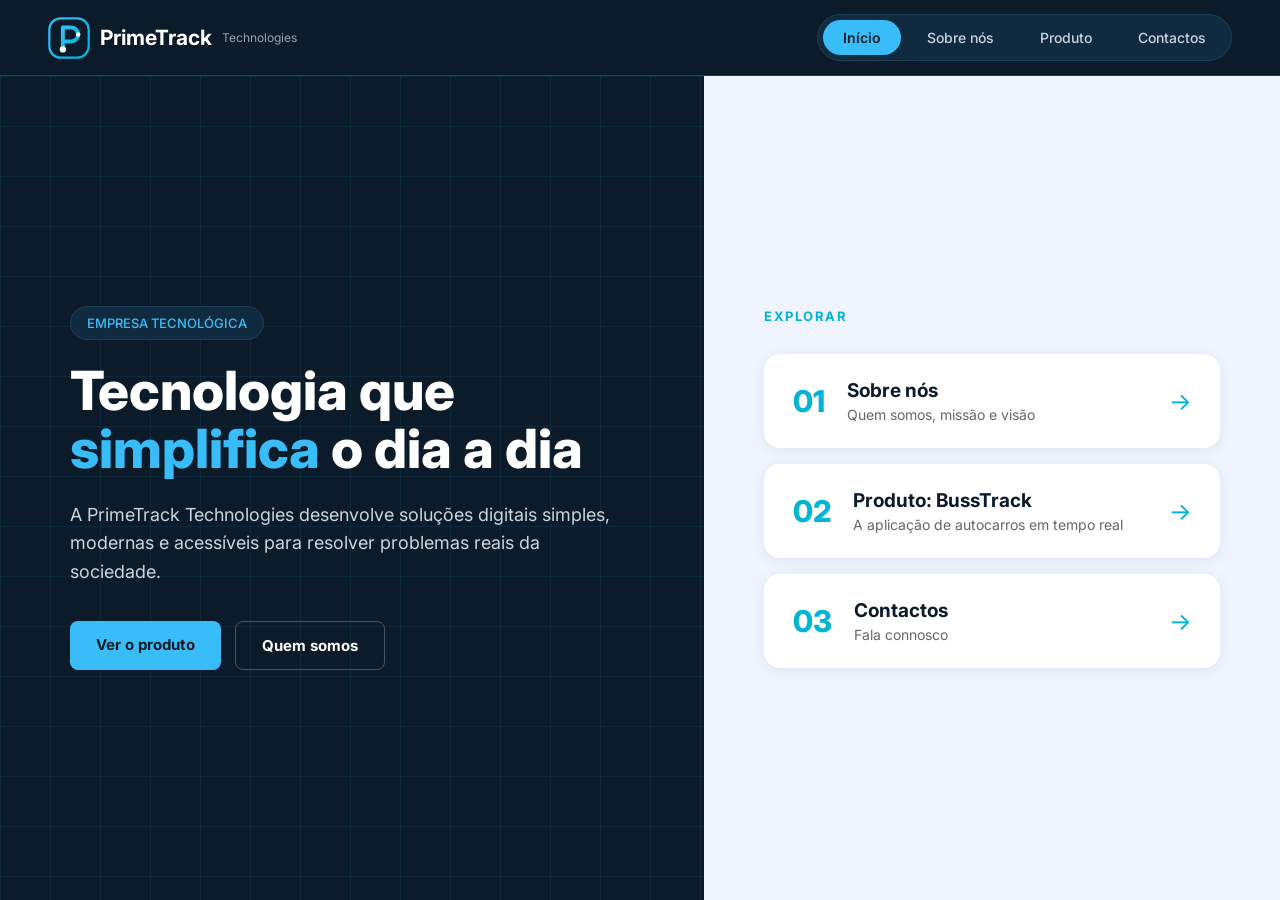
<file: index.html>
<!DOCTYPE html>
<html lang="pt-PT">
<head>
    <meta charset="UTF-8">
    <meta name="viewport" content="width=device-width, initial-scale=1.0">
    <title>PrimeTrack Technologies</title>
    <link rel="icon" type="image/svg+xml" href="img/favicon.svg">
    <link rel="stylesheet" href="css/style.css">
</head>
<body class="pagina-inicio">

    <header class="topo">
        <a href="index.html" class="logo">
            <img class="logo-img" src="img/logo.svg" alt="Logótipo PrimeTrack Technologies">
            <span class="logo-nome">PrimeTrack</span>
            <small>Technologies</small>
        </a>
        <nav class="menu">
            <a href="index.html" class="ativo">Início</a>
            <a href="sobre.html">Sobre nós</a>
            <a href="produto.html">Produto</a>
            <a href="contactos.html">Contactos</a>
        </nav>
    </header>

    <main class="split">
        <section class="split-esq">
            <span class="badge">EMPRESA TECNOLÓGICA</span>
            <h1>Tecnologia que <span>simplifica</span> o dia a dia</h1>
            <p>A PrimeTrack Technologies desenvolve soluções digitais simples, modernas e acessíveis para resolver problemas reais da sociedade.</p>
            <div class="botoes">
                <a href="produto.html" class="btn-primario">Ver o produto</a>
                <a href="sobre.html" class="btn-secundario">Quem somos</a>
            </div>
        </section>

        <section class="split-dir">
            <h4 class="eyebrow">EXPLORAR</h4>
            <a href="sobre.html" class="atalho">
                <span class="num">01</span>
                <div><h3>Sobre nós</h3><p>Quem somos, missão e visão</p></div>
                <span class="seta">→</span>
            </a>
            <a href="produto.html" class="atalho">
                <span class="num">02</span>
                <div><h3>Produto: BussTrack</h3><p>A aplicação de autocarros em tempo real</p></div>
                <span class="seta">→</span>
            </a>
            <a href="contactos.html" class="atalho">
                <span class="num">03</span>
                <div><h3>Contactos</h3><p>Fala connosco</p></div>
                <span class="seta">→</span>
            </a>
        </section>
    </main>

    <script src="js/script.js"></script>
</body>
</html>
</file>
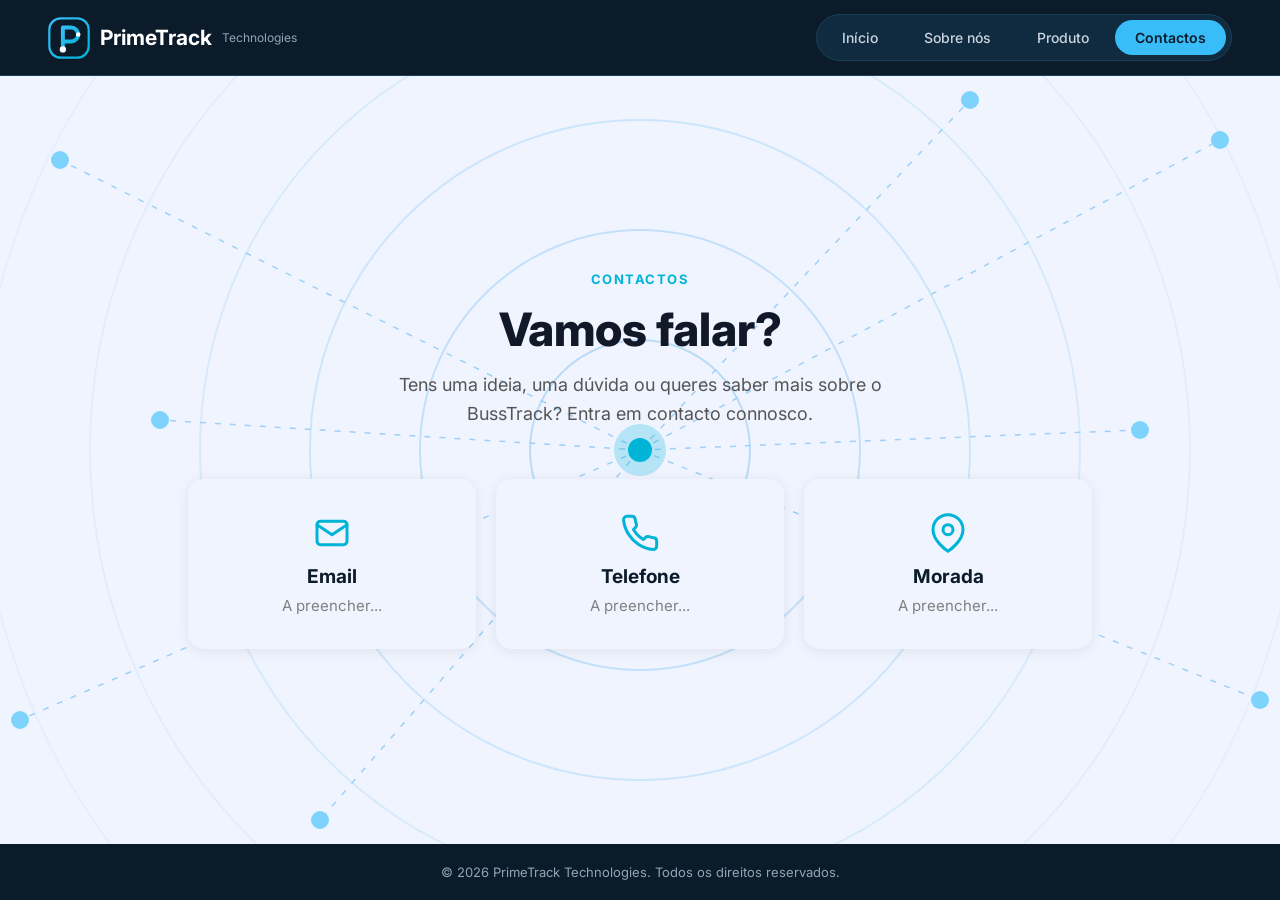
<file: contactos.html>
<!DOCTYPE html>
<html lang="pt-PT">
<head>
    <meta charset="UTF-8">
    <meta name="viewport" content="width=device-width, initial-scale=1.0">
    <title>Contactos - PrimeTrack Technologies</title>
    <link rel="icon" type="image/svg+xml" href="img/favicon.svg">
    <link rel="stylesheet" href="css/style.css">
</head>
<body class="pagina-clara pagina-contactos">

    <header class="topo">
        <a href="index.html" class="logo">
            <img class="logo-img" src="img/logo.svg" alt="Logótipo PrimeTrack Technologies">
            <span class="logo-nome">PrimeTrack</span>
            <small>Technologies</small>
        </a>
        <nav class="menu">
            <a href="index.html">Início</a>
            <a href="sobre.html">Sobre nós</a>
            <a href="produto.html">Produto</a>
            <a href="contactos.html" class="ativo">Contactos</a>
        </nav>
    </header>

    <main class="centro">
        <h4 class="eyebrow">CONTACTOS</h4>
        <h1>Vamos falar?</h1>
        <p class="intro">Tens uma ideia, uma dúvida ou queres saber mais sobre o BussTrack? Entra em contacto connosco.</p>

        <div class="tres-cartoes">
            <div class="cartao"><span class="icone"><img class="icone-img" src="img/icons/email.svg" alt=""></span><h3>Email</h3><p>A preencher...</p></div>
            <div class="cartao"><span class="icone"><img class="icone-img" src="img/icons/telefone.svg" alt=""></span><h3>Telefone</h3><p>A preencher...</p></div>
            <div class="cartao"><span class="icone"><img class="icone-img" src="img/icons/morada.svg" alt=""></span><h3>Morada</h3><p>A preencher...</p></div>
        </div>
    </main>

    <footer class="rodape">© 2026 PrimeTrack Technologies. Todos os direitos reservados.</footer>

    <script src="js/script.js"></script>
</body>
</html>
</file>
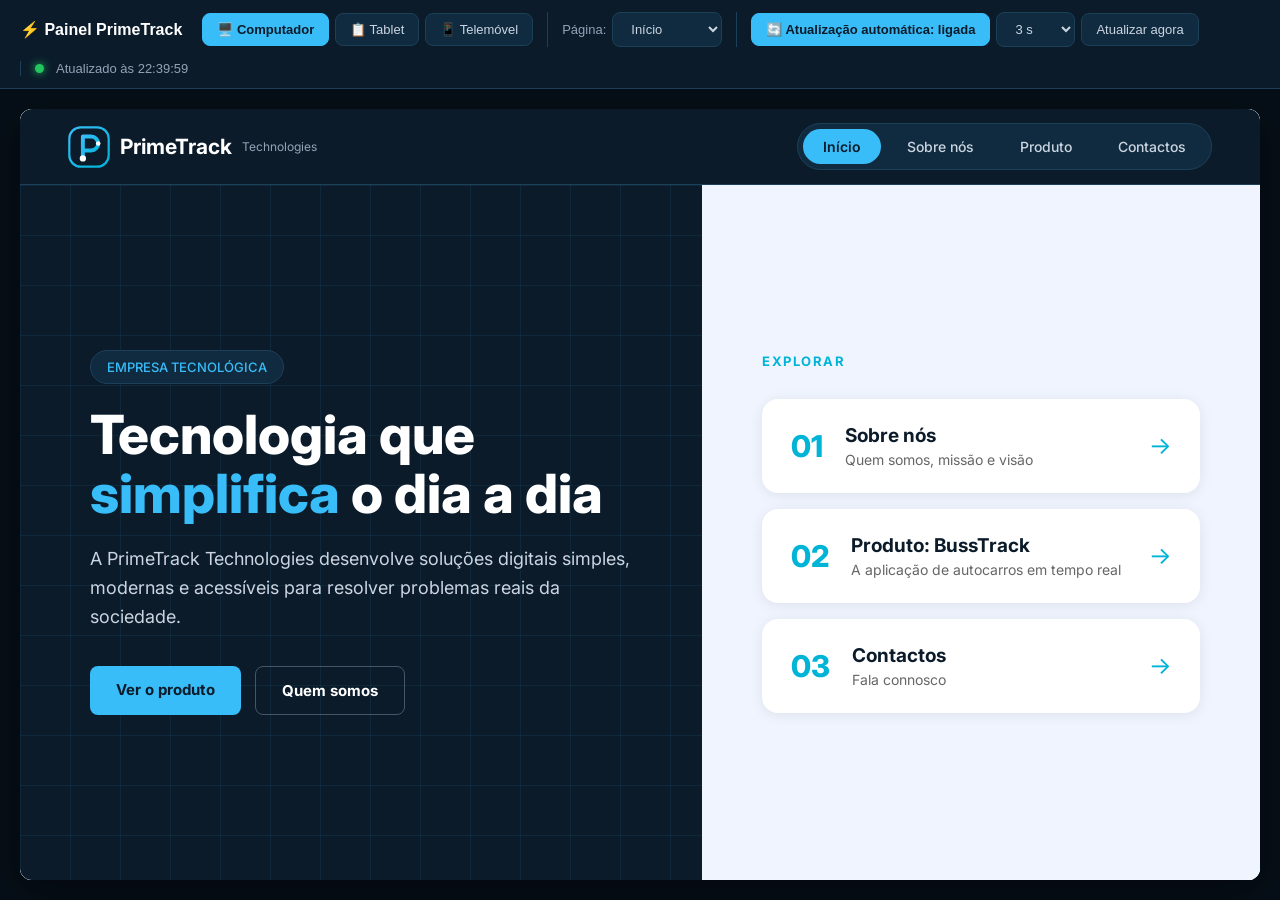
<file: painel.html>
<!DOCTYPE html>
<html lang="pt-PT">
<head>
    <meta charset="UTF-8">
    <meta name="viewport" content="width=device-width, initial-scale=1.0">
    <title>Painel de pré-visualização - PrimeTrack</title>
    <style>
        * { margin: 0; padding: 0; box-sizing: border-box; }
        body { font-family: Arial, sans-serif; background: #060f18; color: #cbd5e1; height: 100vh; display: flex; flex-direction: column; }

        .barra {
            display: flex; align-items: center; gap: 14px; flex-wrap: wrap;
            padding: 12px 20px; background: #0b1b2a; border-bottom: 1px solid #1c4058;
        }
        .barra strong { color: white; font-size: 16px; margin-right: 6px; }
        .grupo { display: flex; gap: 6px; align-items: center; }
        .grupo + .grupo { padding-left: 14px; border-left: 1px solid #1c4058; }
        label, .estado { font-size: 13px; color: #94a3b8; }

        button, select {
            background: #102b40; color: #cbd5e1; border: 1px solid #1c4058;
            border-radius: 8px; padding: 8px 14px; font-size: 13px; cursor: pointer;
        }
        button:hover, select:hover { border-color: #38bdf8; color: #38bdf8; }
        button.ativo { background: #38bdf8; color: #0b1b2a; border-color: #38bdf8; font-weight: bold; }

        .ponto { width: 9px; height: 9px; border-radius: 50%; background: #475569; display: inline-block; margin-right: 6px; }
        .ponto.on { background: #22c55e; box-shadow: 0 0 8px #22c55e; }

        .palco { flex: 1; overflow: auto; display: flex; justify-content: center; padding: 20px; }
        .moldura {
            width: 100%; height: 100%; background: white; border-radius: 12px;
            overflow: hidden; box-shadow: 0 10px 40px rgba(0,0,0,.5);
            transition: width .3s;
        }
        iframe { width: 100%; height: 100%; border: 0; background: white; }
    </style>
</head>
<body>

    <div class="barra">
        <strong>⚡ Painel PrimeTrack</strong>

        <div class="grupo">
            <button data-largura="100%" class="ativo">🖥️ Computador</button>
            <button data-largura="820px">📋 Tablet</button>
            <button data-largura="390px">📱 Telemóvel</button>
        </div>

        <div class="grupo">
            <label for="seccao">Página:</label>
            <select id="seccao">
                <option value="index.html">Início</option>
                <option value="sobre.html">Sobre nós</option>
                <option value="produto.html">Produto</option>
                <option value="contactos.html">Contactos</option>
            </select>
        </div>

        <div class="grupo">
            <button id="auto" class="ativo">🔄 Atualização automática: ligada</button>
            <select id="intervalo">
                <option value="1500">1,5 s</option>
                <option value="3000" selected>3 s</option>
                <option value="5000">5 s</option>
                <option value="10000">10 s</option>
            </select>
            <button id="agora">Atualizar agora</button>
        </div>

        <div class="grupo estado"><span class="ponto on" id="ponto"></span><span id="estado">A iniciar...</span></div>
    </div>

    <div class="palco">
        <div class="moldura" id="moldura">
            <iframe id="site" title="Pré-visualização do site"></iframe>
        </div>
    </div>

    <script>
        const frame = document.getElementById('site');
        const moldura = document.getElementById('moldura');
        const seccao = document.getElementById('seccao');
        const botaoAuto = document.getElementById('auto');
        const intervalo = document.getElementById('intervalo');
        const estado = document.getElementById('estado');
        const ponto = document.getElementById('ponto');

        let auto = true;
        let timer = null;
        let scrollY = 0;
        let pagina = 'index.html';

        // O site envia a posição do scroll; depois de cada atualização repomos
        window.addEventListener('message', e => {
            if (!e.data) return;
            if (e.data.tipo === 'scroll') scrollY = e.data.y;
            if (e.data.tipo === 'pagina' && e.data.nome !== pagina) {
                pagina = e.data.nome; scrollY = 0; seccao.value = pagina;
            }
        });
        frame.addEventListener('load', () => {
            if (scrollY > 0) frame.contentWindow.postMessage({ tipo: 'repor', y: scrollY }, '*');
        });

        function carregar() {
            // O parâmetro "v" força o navegador a ir buscar a versão mais recente
            frame.src = pagina + '?v=' + Date.now();
            const hora = new Date().toLocaleTimeString('pt-PT');
            estado.textContent = 'Atualizado às ' + hora;
        }

        function iniciarTimer() {
            clearInterval(timer);
            if (auto) timer = setInterval(carregar, Number(intervalo.value));
            ponto.classList.toggle('on', auto);
            botaoAuto.classList.toggle('ativo', auto);
            botaoAuto.textContent = '🔄 Atualização automática: ' + (auto ? 'ligada' : 'desligada');
        }

        // Tamanhos do ecrã
        document.querySelectorAll('[data-largura]').forEach(b => {
            b.addEventListener('click', () => {
                document.querySelectorAll('[data-largura]').forEach(x => x.classList.remove('ativo'));
                b.classList.add('ativo');
                moldura.style.width = b.dataset.largura;
            });
        });

        seccao.addEventListener('change', () => { pagina = seccao.value; scrollY = 0; carregar(); });
        intervalo.addEventListener('change', iniciarTimer);
        document.getElementById('agora').addEventListener('click', carregar);
        botaoAuto.addEventListener('click', () => { auto = !auto; iniciarTimer(); });

        carregar();
        iniciarTimer();
    </script>
</body>
</html>
</file>
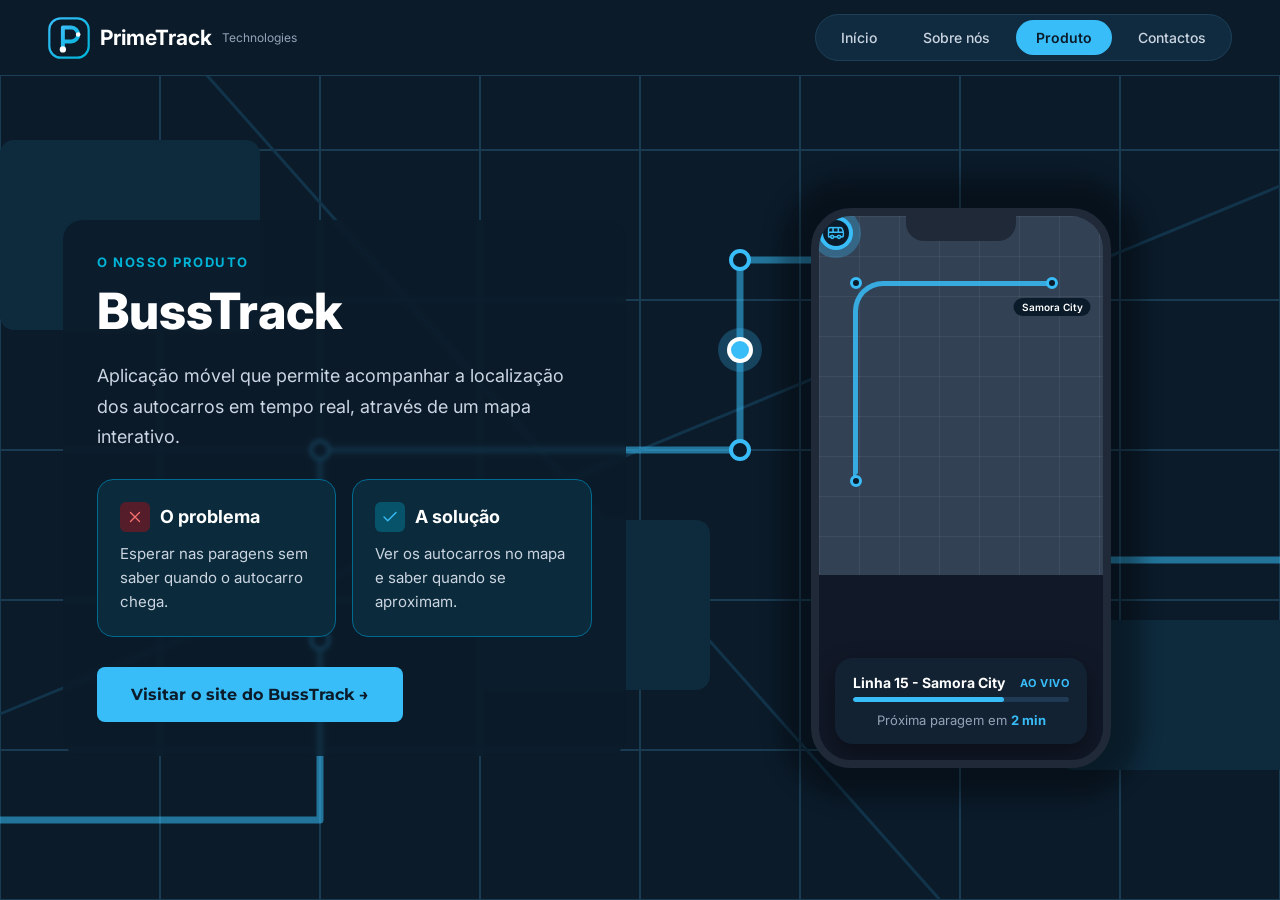
<file: produto.html>
<!DOCTYPE html>
<html lang="pt-PT">
<head>
    <meta charset="UTF-8">
    <meta name="viewport" content="width=device-width, initial-scale=1.0">
    <title>Produto BussTrack - PrimeTrack Technologies</title>
    <link rel="icon" type="image/svg+xml" href="img/favicon.svg">
    <link rel="stylesheet" href="css/style.css">
</head>
<body class="pagina-escura pagina-produto">

    <header class="topo">
        <a href="index.html" class="logo">
            <img class="logo-img" src="img/logo.svg" alt="Logótipo PrimeTrack Technologies">
            <span class="logo-nome">PrimeTrack</span>
            <small>Technologies</small>
        </a>
        <nav class="menu">
            <a href="index.html">Início</a>
            <a href="sobre.html">Sobre nós</a>
            <a href="produto.html" class="ativo">Produto</a>
            <a href="contactos.html">Contactos</a>
        </nav>
    </header>

    <main class="duas-colunas">
        <section class="col-texto">
            <h4 class="eyebrow">O NOSSO PRODUTO</h4>
            <h1>BussTrack</h1>
            <p>Aplicação móvel que permite acompanhar a localização dos autocarros em tempo real, através de um mapa interativo.</p>

            <div class="par-caixas">
                <div class="caixa-escura">
                    <h3><span class="fundo-simb"><img class="mini" src="img/icons/x.svg" alt=""></span> O problema</h3>
                    <p>Esperar nas paragens sem saber quando o autocarro chega.</p>
                </div>
                <div class="caixa-escura">
                    <h3><span class="fundo-verde"><img class="mini" src="img/icons/certo.svg" alt=""></span> A solução</h3>
                    <p>Ver os autocarros no mapa e saber quando se aproximam.</p>
                </div>
            </div>

            <!-- LIGAÇÃO AO SITE DO PRODUTO: endereço do site do BussTrack -->
            <a href="https://sebas00nata.github.io/BussTrack/" target="_blank" rel="noopener" id="link-produto" class="btn-primario btn-grande">Visitar o site do BussTrack →</a>
        </section>

        <section class="col-visual">
            <div class="phone">
                <div class="phone-top"></div>
                <div class="map">
                    <div class="route"></div>
                    <span class="paragem p1"></span>
                    <span class="paragem p2"></span>
                    <span class="paragem p3"><em>Samora City</em></span>
                    <div class="bus"><img src="img/icons/autocarro-app.png" alt=""></div>
                </div>
                <div class="bus-info">
                    <div class="bus-info-top">
                        <strong>Linha 15 - Samora City</strong>
                        <span class="badge-live">AO VIVO</span>
                    </div>
                    <div class="progresso"><span></span></div>
                    <p>Próxima paragem em <b>2 min</b></p>
                </div>
            </div>
        </section>
    </main>

    <script src="js/script.js"></script>
</body>
</html>
</file>
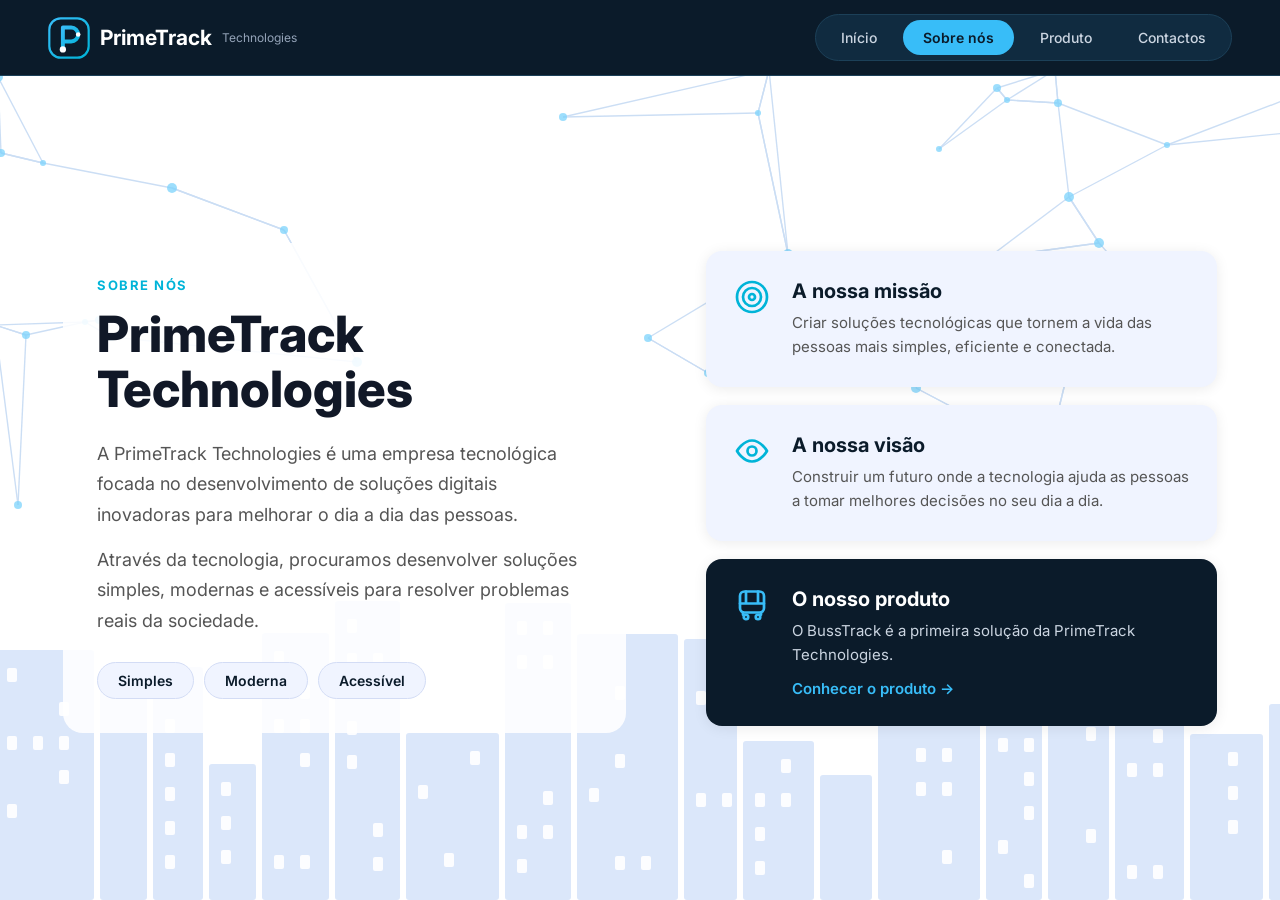
<file: sobre.html>
<!DOCTYPE html>
<html lang="pt-PT">
<head>
    <meta charset="UTF-8">
    <meta name="viewport" content="width=device-width, initial-scale=1.0">
    <title>Sobre nós - PrimeTrack Technologies</title>
    <link rel="icon" type="image/svg+xml" href="img/favicon.svg">
    <link rel="stylesheet" href="css/style.css">
</head>
<body class="pagina-clara pagina-sobre">

    <header class="topo">
        <a href="index.html" class="logo">
            <img class="logo-img" src="img/logo.svg" alt="Logótipo PrimeTrack Technologies">
            <span class="logo-nome">PrimeTrack</span>
            <small>Technologies</small>
        </a>
        <nav class="menu">
            <a href="index.html">Início</a>
            <a href="sobre.html" class="ativo">Sobre nós</a>
            <a href="produto.html">Produto</a>
            <a href="contactos.html">Contactos</a>
        </nav>
    </header>

    <main class="duas-colunas">
        <section class="col-texto">
            <h4 class="eyebrow">SOBRE NÓS</h4>
            <h1>PrimeTrack Technologies</h1>
            <p>A PrimeTrack Technologies é uma empresa tecnológica focada no desenvolvimento de soluções digitais inovadoras para melhorar o dia a dia das pessoas.</p>
            <p>Através da tecnologia, procuramos desenvolver soluções simples, modernas e acessíveis para resolver problemas reais da sociedade.</p>
            <div class="etiquetas">
                <span>Simples</span>
                <span>Moderna</span>
                <span>Acessível</span>
            </div>
        </section>

        <section class="col-cartoes">
            <article class="linha-cartao">
                <span class="icone"><img class="icone-img" src="img/icons/alvo.svg" alt=""></span>
                <div>
                    <h3>A nossa missão</h3>
                    <p>Criar soluções tecnológicas que tornem a vida das pessoas mais simples, eficiente e conectada.</p>
                </div>
            </article>
            <article class="linha-cartao">
                <span class="icone"><img class="icone-img" src="img/icons/olho.svg" alt=""></span>
                <div>
                    <h3>A nossa visão</h3>
                    <p>Construir um futuro onde a tecnologia ajuda as pessoas a tomar melhores decisões no seu dia a dia.</p>
                </div>
            </article>
            <article class="linha-cartao destaque">
                <span class="icone"><img class="icone-img" src="img/icons/autocarro-claro.svg" alt=""></span>
                <div>
                    <h3>O nosso produto</h3>
                    <p>O BussTrack é a primeira solução da PrimeTrack Technologies.</p>
                    <a href="produto.html" class="link-seta">Conhecer o produto →</a>
                </div>
            </article>
        </section>
    </main>

    <script src="js/script.js"></script>
</body>
</html>
</file>
<file: css/style.css>
/* =========================================
   PrimeTrack Technologies - style.css
   Mesmas cores e fontes do BussTrack
   ========================================= */
@import url('https://fonts.googleapis.com/css2?family=Inter:wght@400;500;600;700;800&family=Montserrat:wght@600&display=swap');

:root {
    --azul-escuro: #0b1b2a;
    --azul-caixa: #0b2a3b;
    --azul-borda: #006b91;
    --ciano: #38bdf8;
    --ciano-forte: #00b4d8;
    --texto: #111827;
    --cinza: #94a3b8;
    --cinza-claro: #cbd5e1;
    --fundo-claro: #f0f4ff;
}

* { margin: 0; padding: 0; box-sizing: border-box; }

body {
    font-family: 'Inter', Arial, sans-serif;
    color: var(--texto);
    background: white;
    min-height: 100vh;
    display: flex;
    flex-direction: column;
}
a { text-decoration: none; color: inherit; }

/* =========================================
   TOPO
   ========================================= */
.topo {
    height: 76px;
    flex-shrink: 0;
    display: flex;
    align-items: center;
    justify-content: space-between;
    padding: 0 48px;
    background-color: var(--azul-escuro);
    color: white;
    border-bottom: 1px solid #1c4058;
}
.logo { display: flex; align-items: center; gap: 10px; }
.logo-img { width: 42px; height: 42px; }
.logo-nome { font-size: 21px; font-weight: 700; }
.logo small { font-size: 12px; color: var(--cinza); }

.menu {
    display: flex;
    gap: 6px;
    background-color: #102b40;
    border: 1px solid #1c4058;
    border-radius: 50px;
    padding: 5px;
}
.menu a {
    padding: 9px 20px;
    border-radius: 50px;
    font-size: 14px;
    font-weight: 500;
    color: var(--cinza-claro);
    transition: all .2s;
}
.menu a:hover { color: var(--ciano); }
.menu a.ativo { background-color: var(--ciano); color: var(--azul-escuro); font-weight: 600; }

/* =========================================
   ELEMENTOS COMUNS
   ========================================= */
.eyebrow {
    color: var(--ciano-forte);
    font-size: 13px;
    font-weight: 700;
    letter-spacing: 1.5px;
    margin-bottom: 14px;
}
.badge {
    display: inline-block;
    padding: 8px 16px;
    background-color: #102b40;
    border: 1px solid #1c4058;
    border-radius: 50px;
    color: var(--ciano);
    font-size: 13px;
    font-weight: 500;
    margin-bottom: 22px;
}
.botoes { display: flex; gap: 14px; flex-wrap: wrap; }
.btn-primario, .btn-secundario {
    display: inline-block;
    padding: 14px 26px;
    border-radius: 8px;
    font-weight: 700;
    font-size: 15px;
    transition: all .25s;
}
.btn-primario { background-color: var(--ciano); color: var(--azul-escuro); }
.btn-secundario { border: 1px solid #475569; color: white; }
.btn-primario:hover {
    background-color: #0ea5e9;
    transform: translateY(-3px);
    box-shadow: 0 0 10px #0d4579, 0 0 30px #0d4579;
}
.btn-secundario:hover { background-color: #1e293b; transform: translateY(-3px); }
.btn-grande { padding: 18px 34px; font-size: 16px; margin-top: 30px; font-family: 'Montserrat', 'Inter', sans-serif; }

/* =========================================
   INÍCIO (metade escura / metade clara)
   ========================================= */
.split { flex: 1; display: grid; grid-template-columns: 1.1fr .9fr; }
.split-esq {
    position: relative;
    isolation: isolate;
    background-color: var(--azul-escuro);
    color: white;
    padding: 70px 70px;
    display: flex;
    flex-direction: column;
    align-items: flex-start;
    justify-content: center;
}
.split-esq::before {
    content: '';
    position: absolute;
    inset: 0;
    z-index: -1;
    pointer-events: none;
    background-image:
        linear-gradient(rgba(56,189,248,.08) 1px, transparent 1px),
        linear-gradient(90deg, rgba(56,189,248,.08) 1px, transparent 1px);
    background-size: 50px 50px;
}
.split-esq h1 { font-size: 54px; line-height: 1.08; margin-bottom: 22px; font-weight: 800; }
.split-esq h1 span { color: var(--ciano); }
.split-esq p { font-size: 18px; line-height: 1.6; color: var(--cinza-claro); margin-bottom: 34px; max-width: 540px; }

.split-dir {
    background-color: var(--fundo-claro);
    padding: 70px 60px;
    display: flex;
    flex-direction: column;
    justify-content: center;
    gap: 16px;
}
.atalho {
    display: flex;
    align-items: center;
    gap: 22px;
    background: white;
    border-radius: 16px;
    padding: 24px 28px;
    box-shadow: 0 2px 14px rgba(0,0,0,.08);
    border: 1px solid transparent;
    transition: all .25s;
}
.atalho:hover { transform: translateX(8px); border-color: var(--ciano-forte); box-shadow: 0 8px 24px rgba(0,0,0,.12); }
.atalho .num { font-size: 30px; font-weight: 800; color: var(--ciano-forte); }
.atalho div { flex: 1; }
.atalho h3 { font-size: 19px; color: var(--azul-escuro); margin-bottom: 4px; }
.atalho p { font-size: 14px; color: #666; }
.atalho .seta { font-size: 24px; color: var(--ciano-forte); }

/* =========================================
   PÁGINAS COM DUAS COLUNAS (Sobre, Produto)
   ========================================= */
.duas-colunas {
    flex: 1;
    display: grid;
    grid-template-columns: 1.1fr 1fr;
    align-items: center;
    gap: 80px;
    max-width: 1250px;
    width: 100%;
    margin: 0 auto;
    padding: 60px 48px;
}
.col-texto h1 { font-size: 50px; font-weight: 800; line-height: 1.1; margin-bottom: 22px; }
.col-texto > p { font-size: 18px; line-height: 1.7; margin-bottom: 14px; }

/* Sobre nós (claro) */
.pagina-clara .col-texto > p { color: #555; }
.etiquetas { display: flex; gap: 10px; margin-top: 26px; flex-wrap: wrap; }
.etiquetas span {
    padding: 9px 20px;
    border-radius: 50px;
    background: var(--fundo-claro);
    border: 1px solid #d3dcf5;
    color: var(--azul-escuro);
    font-weight: 600;
    font-size: 14px;
}
.col-cartoes { display: flex; flex-direction: column; gap: 18px; }
.linha-cartao {
    display: flex;
    gap: 22px;
    align-items: flex-start;
    background: var(--fundo-claro);
    border-radius: 16px;
    padding: 28px;
    box-shadow: 0 2px 14px rgba(0,0,0,.08);
}
.linha-cartao .icone { font-size: 34px; }
.linha-cartao h3 { font-size: 20px; color: var(--azul-escuro); margin-bottom: 8px; }
.linha-cartao p { font-size: 15px; line-height: 1.6; color: #555; }
.linha-cartao.destaque { background: var(--azul-escuro); }
.linha-cartao.destaque h3 { color: white; }
.linha-cartao.destaque p { color: var(--cinza-claro); }
.link-seta { display: inline-block; margin-top: 12px; color: var(--ciano); font-weight: 600; font-size: 15px; }
.link-seta:hover { text-decoration: underline; }

/* Produto (escuro) */
.pagina-escura { background-color: var(--azul-escuro); color: white; }
.pagina-escura .col-texto > p { color: var(--cinza-claro); }
.par-caixas { display: grid; grid-template-columns: 1fr 1fr; gap: 16px; margin-top: 26px; }
.caixa-escura {
    background-color: var(--azul-caixa);
    border: 1px solid var(--azul-borda);
    border-radius: 16px;
    padding: 22px;
}
.caixa-escura h3 { font-size: 18px; display: flex; align-items: center; gap: 10px; margin-bottom: 10px; }
.caixa-escura p { font-size: 15px; line-height: 1.6; color: var(--cinza-claro); }
.fundo-simb, .fundo-verde {
    width: 30px; height: 30px;
    border-radius: 6px;
    display: inline-flex;
    align-items: center;
    justify-content: center;
    font-size: 14px;
}
.fundo-simb { background-color: rgba(255,0,0,.3); }
.fundo-verde { background-color: rgba(0,180,216,.3); }

.col-visual { display: flex; justify-content: center; }
.phone {
    width: 300px;
    height: 560px;
    background-color: #111827;
    border: 8px solid #1f2937;
    border-radius: 40px;
    position: relative;
    overflow: hidden;
    box-shadow: 0 0 20px 30px rgba(0,0,0,.35);
    display: flex;
    flex-direction: column;
}
.phone-top {
    width: 110px; height: 25px;
    background-color: #1f2937;
    border-radius: 0 0 18px 18px;
    position: absolute;
    top: 0; left: 50%;
    transform: translateX(-50%);
    z-index: 10;
}
.map {
    width: 100%; height: 70%;
    background-color: #334155;
    background-image:
        linear-gradient(rgba(255,255,255,.06) 1px, transparent 1px),
        linear-gradient(90deg, rgba(255,255,255,.06) 1px, transparent 1px);
    background-size: 40px 40px;
    position: relative;
    overflow: hidden;
}
.route {
    position: absolute;
    left: 12%; top: 18%;
    width: 70%; height: 55%;
    border: 5px solid var(--ciano);
    border-right-color: transparent;
    border-bottom-color: transparent;
    border-radius: 30px 0 0 0;
    opacity: .85;
}
.bus {
    position: absolute;
    width: 22px; height: 22px;
    background-color: var(--ciano);
    border: 4px solid white;
    border-radius: 50%;
    box-shadow: 0 0 0 8px rgba(56,189,248,.3);
    animation: bus-move 6s ease-in-out infinite alternate;
}
@keyframes bus-move {
    0%   { left: calc(12% - 9px); top: 60%; }
    50%  { left: calc(12% - 9px); top: 15%; }
    100% { left: 78%; top: 15%; }
}
.bus-info {
    text-align: center;
    width: calc(100% - 32px);
    background-color: #122232;
    color: white;
    padding: 16px 18px;
    border-radius: 18px;
    position: absolute;
    bottom: 16px; left: 16px;
    box-shadow: 0 10px 25px rgba(0,0,0,.4);
}
.bus-info strong { font-size: 15px; }
.bus-info p { font-size: 13px; color: var(--cinza); }
.bus-info b { color: var(--ciano); }
.bus-info-top { display: flex; align-items: center; justify-content: space-between; margin-bottom: 6px; }
.badge-live { font-size: 11px; font-weight: 700; color: var(--ciano); letter-spacing: .5px; }

/* =========================================
   CONTACTOS
   ========================================= */
.centro {
    flex: 1;
    background-color: white;
    max-width: 1000px;
    width: 100%;
    margin: 0 auto;
    padding: 70px 48px;
    text-align: center;
    display: flex;
    flex-direction: column;
    align-items: center;
    justify-content: center;
}
.centro h1 { font-size: 46px; font-weight: 800; margin-bottom: 14px; }
.intro { font-size: 18px; line-height: 1.6; color: #555; max-width: 560px; }
.tres-cartoes { display: grid; grid-template-columns: repeat(3, 1fr); gap: 20px; margin-top: 50px; width: 100%; }
.cartao {
    background: var(--fundo-claro);
    border-radius: 16px;
    padding: 34px 20px;
    box-shadow: 0 2px 14px rgba(0,0,0,.08);
}
.cartao .icone { font-size: 34px; display: block; margin-bottom: 12px; }
.cartao h3 { font-size: 19px; color: var(--azul-escuro); margin-bottom: 8px; }
.cartao p { color: gray; font-size: 15px; }
.rodape {
    background-color: var(--azul-escuro);
    color: var(--cinza);
    text-align: center;
    padding: 20px;
    font-size: 13px;
}

/* =========================================
   RESPONSIVO
   ========================================= */
@media (max-width: 900px) {
    .topo { padding: 0 20px; height: auto; flex-direction: column; gap: 12px; padding-top: 14px; padding-bottom: 14px; }
    .menu { flex-wrap: wrap; justify-content: center; }
    .menu a { padding: 8px 14px; }
    .split, .duas-colunas { grid-template-columns: 1fr; }
    .split-esq, .split-dir { padding: 50px 24px; }
    .split-esq h1 { font-size: 38px; }
    .duas-colunas { gap: 50px; padding: 50px 24px; }
    .col-texto h1 { font-size: 38px; }
    .par-caixas, .tres-cartoes { grid-template-columns: 1fr; }
}

/* =========================================
   ÍCONES, LOGÓTIPO E FUNDOS
   ========================================= */
.icone-img { width: 36px; height: 36px; display: block; }
.mini { width: 18px; height: 18px; display: block; }
.cartao .icone { display: block; margin-bottom: 12px; }
.cartao .icone-img { margin: 0 auto; width: 40px; height: 40px; }

/* Imagem de fundo de cada página (menos o início): fica fixa por trás do conteúdo */
.pagina-sobre, .pagina-produto, .pagina-contactos { isolation: isolate; }
.pagina-sobre::before, .pagina-produto::before, .pagina-contactos::before {
    content: '';
    position: fixed;
    inset: 0;
    z-index: -1;
    background-repeat: no-repeat;
    background-position: center bottom;
    background-size: cover;
}
.pagina-sobre::before     { background-image: url('../img/fundos/sobre.svg'); }
.pagina-produto::before   { background-image: url('../img/fundos/produto.svg'); }
.pagina-contactos::before { background-image: url('../img/fundos/contactos.svg'); }

/* o conteúdo fica legível por cima do fundo */
.pagina-sobre .col-texto {
    background: rgba(255,255,255,.88);
    padding: 34px;
    border-radius: 20px;
}
.pagina-produto .col-texto {
    background: rgba(11,27,42,.82);
    padding: 34px;
    border-radius: 20px;
    backdrop-filter: blur(2px);
}
.pagina-contactos .centro { background: transparent; }

/* =========================================
   TELEMÓVEL DO PRODUTO (detalhes)
   ========================================= */
.phone .map { height: 66%; }
.phone .bus {
    width: 30px; height: 30px;
    background-color: var(--ciano);
    display: flex;
    align-items: center;
    justify-content: center;
    z-index: 3;
}
.phone .bus img { width: 16px; height: 16px; }
.paragem {
    position: absolute;
    width: 12px; height: 12px;
    background: var(--azul-escuro);
    border: 3px solid var(--ciano);
    border-radius: 50%;
    z-index: 2;
}
.paragem em {
    position: absolute;
    top: 18px; left: 50%;
    transform: translateX(-50%);
    font-style: normal;
    font-size: 10px;
    font-weight: 600;
    color: white;
    background: var(--azul-escuro);
    padding: 3px 8px;
    border-radius: 20px;
    white-space: nowrap;
}
.p1 { left: calc(12% - 3px); top: 72%; }
.p2 { left: calc(12% - 3px); top: 17%; }
.p3 { left: calc(82% - 6px); top: 17%; }
.progresso {
    height: 5px;
    background: #1f3a52;
    border-radius: 5px;
    margin: 4px 0 10px;
    overflow: hidden;
}
.progresso span {
    display: block;
    height: 100%;
    width: 70%;
    background: var(--ciano);
    border-radius: 5px;
    animation: encher 6s ease-in-out infinite alternate;
}
@keyframes encher { from { width: 25%; } to { width: 85%; } }

.phone .bus-info-top { gap: 10px; }
.phone .bus-info strong { font-size: 14px; white-space: nowrap; }
.phone .badge-live { white-space: nowrap; }

/* =========================================
   TELEMÓVEL
   ========================================= */
@media (max-width: 900px) {
    .topo { gap: 10px; padding: 12px 16px; }
    .logo-img { width: 36px; height: 36px; }
    .logo-nome { font-size: 19px; }
    /* menu numa única linha, com os 4 botões do mesmo tamanho */
    .menu { width: 100%; flex-wrap: nowrap; gap: 2px; padding: 4px; }
    .menu a { flex: 1; text-align: center; padding: 9px 2px; font-size: 13px; white-space: nowrap; }

    .split-esq, .split-dir { padding: 40px 20px; }
    .split-esq h1 { font-size: 34px; }
    .split-esq p { font-size: 16px; }
    .atalho { padding: 18px 18px; gap: 14px; }

    .duas-colunas { padding: 24px 16px 40px; gap: 30px; }
    .col-texto h1 { font-size: 34px; }
    .col-texto > p { font-size: 16px; }
    .pagina-sobre .col-texto, .pagina-produto .col-texto { padding: 22px; }
    .btn-grande { display: block; text-align: center; width: 100%; padding: 16px 20px; }

    .phone { width: 270px; height: 500px; }

    .centro { padding: 40px 16px 50px; }
    .centro h1 { font-size: 34px; }
    .intro { font-size: 16px; }
    .tres-cartoes { margin-top: 30px; gap: 14px; }
}
@media (max-width: 380px) {
    .logo small { display: none; }
    .menu a { font-size: 12px; }
}

/* ícone do autocarro no mapa (ícone da app) */
.phone .bus { background-color: var(--azul-escuro); border-color: var(--ciano); width: 34px; height: 34px; }
.phone .bus img { width: 20px; height: 20px; }
</file>
